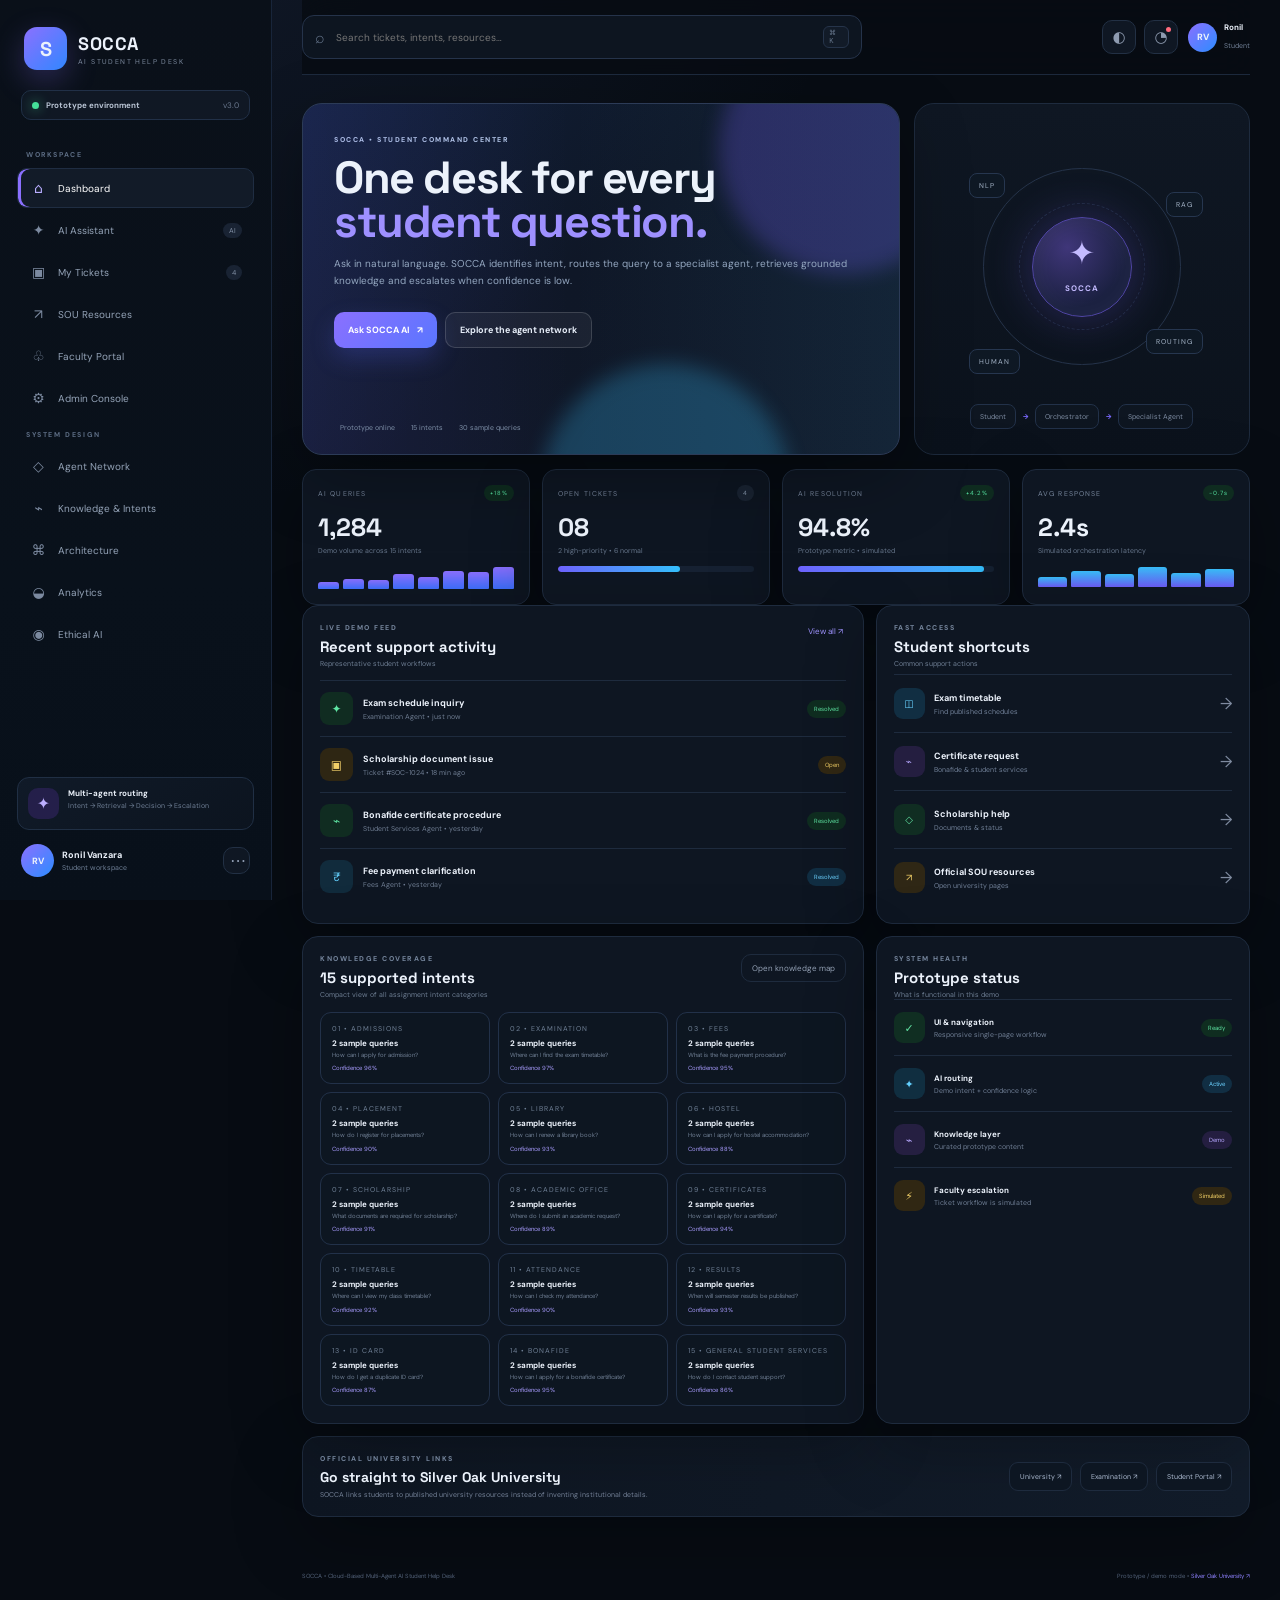
<file: index.html>
<!doctype html>
<html lang="en">
<head>
<meta charset="utf-8">
<meta name="viewport" content="width=device-width,initial-scale=1,viewport-fit=cover">
<meta name="theme-color" content="#08111f">
<meta name="description" content="SOCCA — Cloud-Based Multi-Agent AI Student Help Desk prototype for Silver Oak College of Computer Application.">
<title>SOCCA — AI Student Help Desk</title>
<link rel="preconnect" href="https://fonts.googleapis.com">
<link rel="preconnect" href="https://fonts.gstatic.com" crossorigin>
<link href="https://fonts.googleapis.com/css2?family=DM+Sans:wght@400;500;600;700&family=Space+Grotesk:wght@500;600;700&display=swap" rel="stylesheet">
<link rel="stylesheet" href="style.css">
</head>
<body>
<div id="toast" class="toast" role="status" aria-live="polite"></div>
<div id="modal" class="modal hidden" aria-hidden="true"><div class="modal-backdrop" data-close></div><div class="modal-card" id="modalCard"></div></div>
<div class="app" id="app">
  <aside class="sidebar" id="sidebar">
    <div class="brand-row">
      <div class="brand-mark"><span>S</span></div>
      <div><div class="brand-name">SOCCA</div><div class="brand-sub">AI STUDENT HELP DESK</div></div>
    </div>
    <div class="env-pill"><span class="pulse"></span><b>Prototype environment</b><span>v3.0</span></div>
    <div class="side-label">WORKSPACE</div>
    <nav id="sideNav">
      <button class="nav-btn active" data-page="dashboard"><i>⌂</i><span>Dashboard</span></button>
      <button class="nav-btn" data-page="assistant"><i>✦</i><span>AI Assistant</span><em>AI</em></button>
      <button class="nav-btn" data-page="tickets"><i>▣</i><span>My Tickets</span><em>4</em></button>
      <button class="nav-btn" data-page="resources"><i>↗</i><span>SOU Resources</span></button>
      <button class="nav-btn" data-page="faculty"><i>♧</i><span>Faculty Portal</span></button>
      <button class="nav-btn" data-page="admin"><i>⚙</i><span>Admin Console</span></button>
      <div class="side-label">SYSTEM DESIGN</div>
      <button class="nav-btn" data-page="agents"><i>◇</i><span>Agent Network</span></button>
      <button class="nav-btn" data-page="knowledge"><i>⌁</i><span>Knowledge & Intents</span></button>
      <button class="nav-btn" data-page="architecture"><i>⌘</i><span>Architecture</span></button>
      <button class="nav-btn" data-page="analytics"><i>◒</i><span>Analytics</span></button>
      <button class="nav-btn" data-page="ethics"><i>◉</i><span>Ethical AI</span></button>
    </nav>
    <div class="sidebar-bottom">
      <div class="routing-mini"><div class="routing-orb">✦</div><div><b>Multi-agent routing</b><small>Intent → Retrieval → Decision → Escalation</small></div></div>
      <div class="profile-mini"><div class="avatar">RV</div><div><b>Ronil Vanzara</b><small>Student workspace</small></div><button class="mini-ghost" id="accountBtn">⋯</button></div>
    </div>
  </aside>

  <main class="main">
    <header class="topbar">
      <button class="icon-btn mobile-only" id="menuBtn" aria-label="Open menu">☰</button>
      <div class="global-search"><span>⌕</span><input id="globalSearch" placeholder="Search tickets, intents, resources…" autocomplete="off"><kbd>⌘ K</kbd></div>
      <div class="top-actions"><button class="icon-btn" id="themeBtn" title="Toggle theme">◐</button><button class="icon-btn" id="notifyBtn" title="Notifications">◔<b class="notif-dot"></b></button><div class="desktop-profile"><div class="avatar small">RV</div><div><b>Ronil</b><small>Student</small></div></div></div>
    </header>

    <div class="pages">
      <section class="page active" id="page-dashboard">
        <div class="hero-grid">
          <div class="hero-card">
            <div class="hero-glow g1"></div><div class="hero-glow g2"></div>
            <div class="eyebrow light">SOCCA • STUDENT COMMAND CENTER</div>
            <h1>One desk for every<br><span>student question.</span></h1>
            <p>Ask in natural language. SOCCA identifies intent, routes the query to a specialist agent, retrieves grounded knowledge and escalates when confidence is low.</p>
            <div class="hero-actions"><button class="btn primary light-btn" data-go="assistant">Ask SOCCA AI <span>↗</span></button><button class="btn glass-btn" data-go="agents">Explore the agent network</button></div>
            <div class="hero-meta"><span><i class="dot green"></i>Prototype online</span><span>15 intents</span><span>30 sample queries</span></div>
          </div>
          <div class="hero-orchestration">
            <div class="orbit-card"><div class="orbit-ring ring-a"></div><div class="orbit-ring ring-b"></div><div class="orbit-core">✦<small>SOCCA</small></div><span class="orbit-node n-a">NLP</span><span class="orbit-node n-b">RAG</span><span class="orbit-node n-c">ROUTING</span><span class="orbit-node n-d">HUMAN</span></div>
            <div class="mini-flow"><span>Student</span><b>→</b><span>Orchestrator</span><b>→</b><span>Specialist Agent</span></div>
          </div>
        </div>

        <div class="metric-grid">
          <article class="metric-card"><div class="metric-label">AI QUERIES <span class="trend positive">+18%</span></div><strong>1,284</strong><p>Demo volume across 15 intents</p><div class="sparkline" aria-hidden="true"><i style="height:28%"></i><i style="height:42%"></i><i style="height:36%"></i><i style="height:63%"></i><i style="height:52%"></i><i style="height:76%"></i><i style="height:69%"></i><i style="height:92%"></i></div></article>
          <article class="metric-card"><div class="metric-label">OPEN TICKETS <span class="trend neutral">4</span></div><strong>08</strong><p>2 high-priority • 6 normal</p><div class="meter"><span style="width:62%"></span></div></article>
          <article class="metric-card"><div class="metric-label">AI RESOLUTION <span class="trend positive">+4.2%</span></div><strong>94.8%</strong><p>Prototype metric • simulated</p><div class="meter"><span style="width:94.8%"></span></div></article>
          <article class="metric-card"><div class="metric-label">AVG RESPONSE <span class="trend positive">−0.7s</span></div><strong>2.4s</strong><p>Simulated orchestration latency</p><div class="latency-bars"><i></i><i></i><i></i><i></i><i></i><i></i></div></article>
        </div>

        <div class="section-grid two-col">
          <article class="panel activity-panel"><div class="panel-head"><div><div class="panel-kicker">LIVE DEMO FEED</div><h2>Recent support activity</h2><p>Representative student workflows</p></div><button class="text-btn" data-go="tickets">View all ↗</button></div><div class="activity-list" id="activityList"></div></article>
          <article class="panel spotlight-panel"><div class="panel-head"><div><div class="panel-kicker">FAST ACCESS</div><h2>Student shortcuts</h2><p>Common support actions</p></div></div><button class="shortcut" data-question="Where can I find the exam timetable?"><span class="shortcut-icon blue">◫</span><span><b>Exam timetable</b><small>Find published schedules</small></span><em>→</em></button><button class="shortcut" data-question="How can I apply for a bonafide certificate?"><span class="shortcut-icon violet">⌁</span><span><b>Certificate request</b><small>Bonafide & student services</small></span><em>→</em></button><button class="shortcut" data-question="What documents are required for scholarship?"><span class="shortcut-icon green">◇</span><span><b>Scholarship help</b><small>Documents & status</small></span><em>→</em></button><button class="shortcut" data-go="resources"><span class="shortcut-icon amber">↗</span><span><b>Official SOU resources</b><small>Open university pages</small></span><em>→</em></button></article>
        </div>

        <div class="section-grid two-col lower">
          <article class="panel coverage-panel"><div class="panel-head"><div><div class="panel-kicker">KNOWLEDGE COVERAGE</div><h2>15 supported intents</h2><p>Compact view of all assignment intent categories</p></div><button class="chip-btn" data-go="knowledge">Open knowledge map</button></div><div class="coverage-grid" id="coverageGrid"></div></article>
          <article class="panel system-panel"><div class="panel-head"><div><div class="panel-kicker">SYSTEM HEALTH</div><h2>Prototype status</h2><p>What is functional in this demo</p></div></div><div class="health-row"><span class="health-icon green">✓</span><div><b>UI & navigation</b><small>Responsive single-page workflow</small></div><span class="status-badge green">Ready</span></div><div class="health-row"><span class="health-icon blue">✦</span><div><b>AI routing</b><small>Demo intent + confidence logic</small></div><span class="status-badge blue">Active</span></div><div class="health-row"><span class="health-icon violet">⌁</span><div><b>Knowledge layer</b><small>Curated prototype content</small></div><span class="status-badge violet">Demo</span></div><div class="health-row"><span class="health-icon amber">⚡</span><div><b>Faculty escalation</b><small>Ticket workflow is simulated</small></div><span class="status-badge amber">Simulated</span></div></article>
        </div>

        <div class="panel official-strip"><div><div class="panel-kicker">OFFICIAL UNIVERSITY LINKS</div><h2>Go straight to Silver Oak University</h2><p>SOCCA links students to published university resources instead of inventing institutional details.</p></div><div class="official-actions"><a class="official-link" href="https://silveroakuni.ac.in/" target="_blank" rel="noopener">University ↗</a><a class="official-link" href="https://silveroakuni.ac.in/exam" target="_blank" rel="noopener">Examination ↗</a><a class="official-link" href="https://studentportal.silveroakuni.ac.in/UMSStudents/login.aspx" target="_blank" rel="noopener">Student Portal ↗</a></div></div>
      </section>

      <section class="page" id="page-assistant"><div class="page-title"><div><div class="eyebrow">NATURAL LANGUAGE SUPPORT</div><h1>AI Student Assistant</h1><p>See the complete demo reasoning trace — query → intent → entities → agent → knowledge → decision.</p></div><span class="state-chip"><i class="dot green"></i> Prototype AI Flow</span></div>
        <div class="assistant-grid"><article class="panel chat-panel"><div class="chat-head"><div class="bot-avatar">✦</div><div><b>SOCCA Assistant</b><small>Grounded prototype • escalation enabled</small></div><button class="text-btn" id="clearChat">Clear</button></div><div class="messages" id="messages"></div><div class="suggestion-row" id="suggestions"></div><div class="composer"><textarea id="chatInput" rows="1" placeholder="Ask a student-support question…"></textarea><button id="sendChat" class="send-btn">Send <span>↗</span></button></div><div class="composer-note">Demo note: answers are mapped to curated prototype data and official resource links. No live university backend is connected.</div></article>
          <aside class="panel trace-panel"><div class="panel-head"><div><div class="panel-kicker">ORCHESTRATION TRACE</div><h2>How SOCCA routes a query</h2></div></div><div class="pipeline" id="pipeline"><div class="pipe-step" data-key="input"><span>01</span><b>Query intake</b><small>Capture natural language</small></div><div class="pipe-step" data-key="intent"><span>02</span><b>Intent recognition</b><small>Classify student need</small></div><div class="pipe-step" data-key="entities"><span>03</span><b>Entity extraction</b><small>Semester, date, document…</small></div><div class="pipe-step" data-key="route"><span>04</span><b>Specialist routing</b><small>Select an agent</small></div><div class="pipe-step" data-key="knowledge"><span>05</span><b>Knowledge retrieval</b><small>Use grounded content</small></div><div class="pipe-step" data-key="decision"><span>06</span><b>Confidence decision</b><small>Answer or escalate</small></div></div><div class="result-card" id="resultCard"><div class="result-empty">Ask a question to populate the orchestration trace.</div></div></aside></div>
      </section>

      <section class="page" id="page-tickets"><div class="page-title"><div><div class="eyebrow">STUDENT SUPPORT</div><h1>My Tickets</h1><p>Track escalations and see exactly where a request is routed.</p></div><button class="btn primary" id="newTicketBtn">+ Create ticket</button></div><div class="mini-stat-grid"><div class="mini-stat"><span>Open</span><b id="openCount">4</b></div><div class="mini-stat"><span>Faculty review</span><b>2</b></div><div class="mini-stat"><span>Resolved</span><b>4</b></div><div class="mini-stat"><span>Avg response</span><b>1.9d</b></div></div><article class="panel table-panel"><div class="table-tools"><div class="tabs" id="ticketTabs"><button class="active" data-filter="all">All</button><button data-filter="open">Open</button><button data-filter="review">Faculty review</button><button data-filter="resolved">Resolved</button></div><div class="table-search"><span>⌕</span><input id="ticketSearch" placeholder="Search ticket ID or issue…"></div></div><div class="table-scroll"><table><thead><tr><th>Ticket</th><th>Issue</th><th>Department</th><th>Priority</th><th>Updated</th><th>Status</th><th></th></tr></thead><tbody id="ticketBody"></tbody></table></div></article></section>

      <section class="page" id="page-resources"><div class="page-title"><div><div class="eyebrow">SILVER OAK UNIVERSITY</div><h1>Official SOU Resources</h1><p>Useful university pages surfaced inside SOCCA. Links open the official source.</p></div><a class="btn secondary" href="https://silveroakuni.ac.in/" target="_blank" rel="noopener">Open University ↗</a></div><div class="resource-grid"><article class="resource-card featured"><div class="resource-top"><span class="resource-icon blue">▣</span><span class="source-tag">Official source</span></div><h3>Examination & exam services</h3><p>Examination management, results, revaluation, student portal and certificate-related services.</p><a href="https://silveroakuni.ac.in/exam" target="_blank" rel="noopener">Open examination page ↗</a></article><article class="resource-card"><div class="resource-top"><span class="resource-icon violet">◫</span><span class="source-tag">Official source</span></div><h3>Student Portal</h3><p>University portal for student login and academic/student workflows.</p><a href="https://studentportal.silveroakuni.ac.in/UMSStudents/login.aspx" target="_blank" rel="noopener">Open student portal ↗</a></article><article class="resource-card"><div class="resource-top"><span class="resource-icon green">?</span><span class="source-tag">Official source</span></div><h3>Frequently Asked Questions</h3><p>Admissions, hostel, fee payment and other common university questions.</p><a href="https://silveroakuni.ac.in/frequently-asked-questions" target="_blank" rel="noopener">Open FAQ ↗</a></article><article class="resource-card"><div class="resource-top"><span class="resource-icon amber">◇</span><span class="source-tag">Official PDF</span></div><h3>University Scholarship Policy</h3><p>Published scholarship and financial-assistance process, documentation and review flow.</p><a href="https://silveroakuni.ac.in/upload/pdf/SOU_Scholarship_Policy.pdf" target="_blank" rel="noopener">Open policy PDF ↗</a></article><article class="resource-card"><div class="resource-top"><span class="resource-icon blue">▤</span><span class="source-tag">Official source</span></div><h3>Exam timetable archive</h3><p>Searchable archive for older examination schedules and timetable records.</p><a href="https://silveroakuni.ac.in/exam-timetable/archive" target="_blank" rel="noopener">Open timetable archive ↗</a></article><article class="resource-card"><div class="resource-top"><span class="resource-icon violet">✦</span><span class="source-tag">Official source</span></div><h3>University homepage</h3><p>Admissions, circulars, colleges, student resources and university updates.</p><a href="https://silveroakuni.ac.in/" target="_blank" rel="noopener">Open silveroakuni.ac.in ↗</a></article></div></section>

      <section class="page" id="page-faculty"><div class="page-title"><div><div class="eyebrow">HUMAN-IN-THE-LOOP</div><h1>Faculty Portal</h1><p>Faculty receives escalated tickets, sends verified responses and proposes knowledge-base updates.</p></div><span class="state-chip"><i class="dot amber"></i> 4 items need review</span></div><article class="panel table-panel"><div class="panel-head"><div><div class="panel-kicker">ESCALATED REQUESTS</div><h2>Faculty response queue</h2></div><span class="chip-btn">Department routing</span></div><div class="table-scroll"><table><thead><tr><th>Ticket</th><th>Student issue</th><th>Department</th><th>Priority</th><th></th></tr></thead><tbody id="facultyBody"></tbody></table></div></article><div class="section-grid two-col lower"><article class="panel"><div class="panel-head"><div><div class="panel-kicker">RESPONSE POLICY</div><h2>Verified answer workflow</h2></div></div><div class="policy-step"><span>01</span><div><b>Review the original query</b><small>Understand the student request and extracted entities.</small></div></div><div class="policy-step"><span>02</span><div><b>Send an authoritative response</b><small>Use approved institutional information or request clarification.</small></div></div><div class="policy-step"><span>03</span><div><b>Suggest a KB update</b><small>Admin review is required before publishing new knowledge.</small></div></div></article><article class="panel"><div class="panel-head"><div><div class="panel-kicker">SERVICE LEVEL VIEW</div><h2>Faculty queue health</h2></div></div><div class="queue-health"><div><b>2</b><span>High priority</span></div><div><b>4</b><span>Waiting on review</span></div><div><b>6</b><span>Normal</span></div></div><div class="progress-list"><label><span>Response readiness</span><b>78%</b></label><div class="meter"><span style="width:78%"></span></div><label><span>Queue coverage</span><b>86%</b></label><div class="meter"><span style="width:86%"></span></div></div></article></div></section>

      <section class="page" id="page-admin"><div class="page-title"><div><div class="eyebrow">GOVERNANCE & CONTROL</div><h1>Admin Console</h1><p>Manage users, approvals, routing rules and the verified knowledge lifecycle.</p></div><button class="btn primary" id="refreshAdmin">Refresh checks</button></div><div class="admin-grid"><article class="admin-card"><span class="admin-icon violet">⌁</span><b>Knowledge approvals</b><strong>5</strong><small>Pending admin review</small><button data-go="knowledge">Review queue →</button></article><article class="admin-card"><span class="admin-icon blue">◇</span><b>Active agents</b><strong>8 / 8</strong><small>All demo agents ready</small><button data-go="agents">Open network →</button></article><article class="admin-card"><span class="admin-icon green">✓</span><b>Access control</b><strong>RBAC</strong><small>Student • Faculty • Admin</small><button id="rbacBtn">View roles →</button></article><article class="admin-card"><span class="admin-icon amber">⚡</span><b>Audit events</b><strong>128</strong><small>Demo log entries</small><button id="auditBtn">View audit →</button></article></div><article class="panel approval-panel"><div class="panel-head"><div><div class="panel-kicker">KNOWLEDGE GOVERNANCE</div><h2>Approval queue</h2><p>Only approved faculty contributions should become production knowledge.</p></div></div><div id="approvalList" class="approval-list"></div></article></section>

      <section class="page" id="page-agents"><div class="page-title"><div><div class="eyebrow">MULTI-AGENT SYSTEM</div><h1>Agent Network</h1><p>Eight specialist agents cooperate through a central orchestration flow.</p></div><span class="state-chip"><i class="dot green"></i> 8 agents active</span></div><div class="agent-map"><div class="map-center"><div class="core-pulse">✦</div><b>AI Orchestrator</b><small>Route • coordinate • decide</small></div><div class="map-branch branch-top">Intent + Entities</div><div class="map-branch branch-left">Knowledge + Retrieval</div><div class="map-branch branch-right">Tickets + Faculty</div><div class="map-branch branch-bottom">Notifications + Learning</div></div><div class="agent-grid" id="agentGrid"></div></section>

      <section class="page" id="page-knowledge"><div class="page-title"><div><div class="eyebrow">GROUNDING LAYER</div><h1>Knowledge & Intents</h1><p>Assignment-aligned intent coverage with sample questions, entities and a demo confidence signal.</p></div><div class="title-actions"><span class="state-chip">15 intents • 30 queries</span><div class="table-search compact"><span>⌕</span><input id="intentSearch" placeholder="Filter intents…"></div></div></div><article class="panel table-panel"><div class="table-scroll"><table><thead><tr><th>Intent</th><th>Sample queries</th><th>Response behavior</th><th>Confidence</th><th>Entities</th></tr></thead><tbody id="intentBody"></tbody></table></div></article></section>

      <section class="page" id="page-architecture"><div class="page-title"><div><div class="eyebrow">SYSTEM DESIGN</div><h1>Architecture</h1><p>Presentation-ready view of how the prototype maps to the cloud-based assignment design.</p></div></div><article class="panel arch-panel"><div class="arch-flow"><div class="arch-node student"><span>01</span><b>Student Portal</b><small>Web / mobile UI</small></div><div class="arch-arrow">→</div><div class="arch-node orchestrator"><span>02</span><b>AI Orchestrator</b><small>Intent • entities • decision</small></div><div class="arch-arrow">→</div><div class="arch-node agents"><span>03</span><b>Specialist Agents</b><small>Academic • Exam • Fees • Services</small></div></div><div class="arch-down">↓</div><div class="arch-row"><div class="arch-node"><span>04</span><b>RAG / Knowledge Base</b><small>Verified institutional content</small></div><div class="arch-node"><span>05</span><b>Ticket + Faculty Routing</b><small>Escalation + human oversight</small></div><div class="arch-node"><span>06</span><b>Notifications</b><small>Student / faculty updates</small></div></div><div class="cloud-map"><div class="cloud-title">AWS production mapping</div><div class="aws-grid"><div><b>Amazon EC2</b><span>Backend hosting</span></div><div><b>Amazon S3</b><span>Document/object storage</span></div><div><b>Amazon RDS</b><span>Relational data</span></div><div><b>Amazon Cognito</b><span>Authentication</span></div><div><b>AWS IAM</b><span>Least-privilege access</span></div><div><b>Amazon CloudWatch</b><span>Monitoring & logs</span></div></div><small class="arch-note">Prototype note: GitHub Pages hosts the frontend demo; AWS services above describe the planned production architecture.</small></div></article></section>

      <section class="page" id="page-analytics"><div class="page-title"><div><div class="eyebrow">OPERATIONS VIEW</div><h1>Analytics</h1><p>Demo telemetry for query volume, routing and agent workload.</p></div><span class="state-chip">Simulated metrics</span></div><div class="section-grid two-col"><article class="panel chart-panel"><div class="panel-head"><div><div class="panel-kicker">QUERY VOLUME</div><h2>Queries across the week</h2></div></div><div class="bar-chart" id="queryChart"></div></article><article class="panel"><div class="panel-head"><div><div class="panel-kicker">AGENT WORKLOAD</div><h2>Routing distribution</h2></div></div><div class="workload" id="workload"></div></article></div><div class="section-grid two-col lower"><article class="panel"><div class="panel-head"><div><div class="panel-kicker">DECISION QUALITY</div><h2>Confidence buckets</h2></div></div><div class="confidence-meter"><div><span>High confidence</span><b>68%</b><i><em style="width:68%"></em></i></div><div><span>Review zone</span><b>21%</b><i><em style="width:21%"></em></i></div><div><span>Escalation</span><b>11%</b><i><em style="width:11%"></em></i></div></div></article><article class="panel"><div class="panel-head"><div><div class="panel-kicker">USER JOURNEY</div><h2>From question to resolution</h2></div></div><div class="journey"><span>Ask</span><i>→</i><span>Classify</span><i>→</i><span>Retrieve</span><i>→</i><span>Resolve</span></div></article></div></section>

      <section class="page" id="page-ethics"><div class="page-title"><div><div class="eyebrow">TRUST BY DESIGN</div><h1>Ethical AI</h1><p>Controls explicitly built into the SOCCA concept for safe institutional use.</p></div></div><div class="ethics-grid" id="ethicsGrid"></div></section>
    </div>
    <footer class="footer"><span>SOCCA • Cloud-Based Multi-Agent AI Student Help Desk</span><span>Prototype / demo mode • <a href="https://silveroakuni.ac.in/" target="_blank" rel="noopener">Silver Oak University ↗</a></span></footer>
  </main>
</div>
<script src="script.js"></script>
</body>
</html>
</file>
<file: style.css>
:root{--bg:#070c13;--panel:#0e1622;--panel2:#121c2a;--line:#1e2b3e;--text:#ecf2fb;--muted:#8190a7;--muted2:#5f6e84;--accent:#8b70ff;--accent2:#38bdf8;--green:#45df99;--amber:#f4c95d;--red:#ff6b7d;--shadow:0 22px 70px rgba(0,0,0,.28);--radius:16px;--max:1540px}
*{box-sizing:border-box}html{scroll-behavior:smooth}body{margin:0;background:radial-gradient(circle at 15% -10%,rgba(70,95,160,.16),transparent 32%),var(--bg);color:var(--text);font-family:'DM Sans',system-ui,-apple-system,sans-serif}body.light{--bg:#eef3f9;--panel:#fff;--panel2:#f6f8fc;--line:#dfe6ef;--text:#152131;--muted:#6f7e91;--muted2:#8c9aae;--shadow:0 18px 46px rgba(48,68,96,.10);background:var(--bg)}
button,input,textarea,select{font:inherit}button,a{cursor:pointer}a{text-decoration:none;color:inherit}.hidden{display:none!important}.app{min-height:100vh}.sidebar{position:fixed;z-index:30;left:0;top:0;bottom:0;width:272px;padding:23px 17px;background:linear-gradient(180deg,#0a1019,#09111b 65%,#08101a);border-right:1px solid #18253a;display:flex;flex-direction:column}.brand-row{display:flex;align-items:center;gap:11px;padding:4px 7px 20px}.brand-mark{width:43px;height:43px;border-radius:13px;background:linear-gradient(135deg,#8b70ff,#3187ff);display:grid;place-items:center;box-shadow:0 10px 30px rgba(139,112,255,.26)}.brand-mark span{font:700 20px 'Space Grotesk'}.brand-name{font:700 18px 'Space Grotesk';letter-spacing:.5px}.brand-sub{font-size:7px;color:#7c899d;letter-spacing:1.4px;margin-top:2px}.env-pill{display:flex;align-items:center;gap:7px;margin:0 4px 18px;padding:9px 10px;border:1px solid #213047;background:#101824;border-radius:10px;font-size:8px;color:#93a1b5}.env-pill b{font-size:8px;color:#b9c4d4}.env-pill>span:last-child{margin-left:auto;color:#69778d}.pulse,.dot{display:inline-block;border-radius:999px}.pulse{width:7px;height:7px;background:var(--green);box-shadow:0 0 12px rgba(69,223,153,.65)}.side-label{font-size:7px;color:#5d6d84;letter-spacing:1.6px;font-weight:700;margin:12px 9px 7px}.nav-btn{width:100%;border:1px solid transparent;background:transparent;color:#94a3b7;display:flex;align-items:center;gap:10px;text-align:left;padding:10px 11px;border-radius:10px;margin:2px 0;font-size:10px}.nav-btn i{width:19px;text-align:center;font-style:normal;font-size:14px;color:#7c8aa0}.nav-btn em{margin-left:auto;font-style:normal;font-size:7px;padding:3px 6px;border-radius:999px;background:#192333;color:#8391a6}.nav-btn:hover,.nav-btn.active{background:#121b28;color:#fff;border-color:#1f2d42}.nav-btn.active{box-shadow:inset 3px 0 0 var(--accent)}.nav-btn.active i{color:#b8adff}.sidebar-bottom{margin-top:auto}.routing-mini{display:flex;gap:9px;padding:10px;border:1px solid #202f44;background:linear-gradient(145deg,#101a28,#0c141f);border-radius:12px}.routing-orb{width:31px;height:31px;display:grid;place-items:center;border-radius:10px;background:#241f4a;color:#bcaeff}.routing-mini b{display:block;font-size:8px}.routing-mini small{display:block;margin-top:3px;color:#6e7e94;font-size:7px;line-height:1.4}.profile-mini{display:flex;align-items:center;gap:8px;padding:14px 4px 0}.profile-mini b{display:block;font-size:9px}.profile-mini small{display:block;margin-top:2px;color:#708097;font-size:7px}.avatar{width:33px;height:33px;border-radius:50%;display:grid;place-items:center;background:linear-gradient(135deg,#8b70ff,#2c8dff);font-size:9px;font-weight:800}.avatar.small{width:29px;height:29px}.mini-ghost,.icon-btn{border:1px solid #223044;background:#0f1723;color:#8e9bb0;border-radius:10px}.mini-ghost{margin-left:auto;width:27px;height:27px}.main{margin-left:272px;min-height:100vh;max-width:calc(100vw - 272px);padding:0 30px 30px}.topbar{height:75px;display:flex;align-items:center;gap:15px;position:sticky;top:0;z-index:20;background:rgba(7,12,19,.86);border-bottom:1px solid #1c293c;backdrop-filter:blur(16px)}body.light .topbar{background:rgba(238,243,249,.86);border-color:var(--line)}.global-search{width:min(560px,62vw);display:flex;align-items:center;gap:9px;border:1px solid #25334a;background:#0d1520;padding:10px 12px;border-radius:12px;color:#65748a}.global-search input{width:100%;border:0;outline:0;background:transparent;color:var(--text);font-size:10px}.global-search kbd{border:1px solid #26344a;background:#121b28;border-radius:6px;padding:2px 5px;color:#66758b;font-size:7px}.top-actions{margin-left:auto;display:flex;align-items:center;gap:8px}.icon-btn{width:34px;height:34px;font-size:15px;position:relative}.notif-dot{position:absolute;right:6px;top:6px;width:5px;height:5px;border-radius:50%;background:var(--red)}.desktop-profile{display:flex;align-items:center;gap:7px;margin-left:2px}.desktop-profile b{font-size:8px;display:block}.desktop-profile small{font-size:7px;color:#728096}.mobile-only{display:none}.pages{max-width:var(--max);margin:0 auto}.page{display:none;padding:28px 0}.page.active{display:block}.eyebrow,.panel-kicker{font-size:7px;letter-spacing:1.5px;font-weight:800;color:#74849b}.eyebrow.light{color:#b1c5e4}.page-title{display:flex;align-items:flex-start;justify-content:space-between;gap:20px;margin-bottom:20px}.page-title h1{font:700 30px 'Space Grotesk';margin:7px 0 6px;letter-spacing:-.7px}.page-title p{margin:0;color:var(--muted);font-size:10px;line-height:1.55;max-width:760px}.state-chip,.chip-btn{display:inline-flex;align-items:center;gap:7px;padding:8px 10px;border-radius:999px;border:1px solid var(--line);background:var(--panel2);font-size:8px;color:#93a0b4;white-space:nowrap}.chip-btn{border-radius:10px;background:transparent}.state-chip .dot{width:6px;height:6px}.dot.green{background:var(--green)}.dot.amber{background:var(--amber)}.dot.blue{background:var(--accent2)}.hero-grid{display:grid;grid-template-columns:1.28fr .72fr;gap:14px}.hero-card{position:relative;overflow:hidden;min-height:352px;padding:31px;border:1px solid #2c3b57;border-radius:20px;background:linear-gradient(135deg,#10203a 0%,#0f1727 46%,#111827 100%);box-shadow:var(--shadow)}.hero-card:after{content:'';position:absolute;inset:0;background:linear-gradient(90deg,rgba(118,90,255,.10),transparent 45%,rgba(56,189,248,.08));pointer-events:none}.hero-glow{position:absolute;width:250px;height:250px;border-radius:50%;filter:blur(10px);opacity:.25}.hero-glow.g1{right:-70px;top:-80px;background:#7c5cff}.hero-glow.g2{left:40%;bottom:-160px;background:#38bdf8}.hero-card h1{position:relative;z-index:1;margin:12px 0 11px;font:700 45px/.98 'Space Grotesk';letter-spacing:-1.4px}.hero-card h1 span{color:#9e90ff}.hero-card p{position:relative;z-index:1;max-width:700px;color:#94a7c0;font-size:10px;line-height:1.7}.hero-actions{position:relative;z-index:1;display:flex;gap:8px;margin-top:23px}.btn{border:0;border-radius:10px;padding:11px 14px;font-weight:700;font-size:9px;display:inline-flex;align-items:center;justify-content:center;gap:7px}.btn.primary{background:linear-gradient(135deg,#8b70ff,#5976ff);color:#fff;box-shadow:0 10px 24px rgba(91,102,255,.23)}.btn.secondary{border:1px solid var(--line);background:var(--panel2);color:var(--text)}.light-btn{background:#fff;color:#101522}.glass-btn{background:rgba(255,255,255,.05);border:1px solid rgba(255,255,255,.15);color:#e8effa}.hero-meta{position:absolute;left:31px;bottom:22px;display:flex;gap:16px;color:#7e8fa7;font-size:7px;z-index:1}.hero-meta span{display:flex;align-items:center;gap:6px}.hero-orchestration{border:1px solid var(--line);border-radius:20px;background:linear-gradient(180deg,#0f1723,#0b121c);padding:18px;display:flex;flex-direction:column;justify-content:center;align-items:center}.orbit-card{width:min(92%,390px);aspect-ratio:1/1;position:relative;display:grid;place-items:center}.orbit-ring{position:absolute;border:1px solid #25334a;border-radius:50%;inset:14%}.ring-b{inset:27%;border-style:dashed;opacity:.7}.orbit-core{position:relative;z-index:2;width:100px;height:100px;border-radius:50%;display:grid;place-items:center;background:radial-gradient(circle at 35% 30%,#3f3679,#1a2040 65%);border:1px solid #5146a7;box-shadow:0 0 45px rgba(124,92,255,.28),inset 0 0 28px rgba(255,255,255,.04);font-size:32px;color:#c4bbff}.orbit-core small{font:700 8px 'DM Sans';letter-spacing:1px;margin-top:-28px;color:#c4bbff}.orbit-node{position:absolute;padding:7px 9px;border:1px solid #26364f;background:#0e1824;border-radius:8px;color:#a5b4c8;font-size:7px;letter-spacing:.9px}.n-a{top:16%;left:9%}.n-b{top:23%;right:6%}.n-c{bottom:18%;right:6%}.n-d{bottom:11%;left:9%}.mini-flow{margin-top:0;display:flex;align-items:center;gap:7px;font-size:7px;color:#7e8ca2}.mini-flow span{padding:7px 9px;border:1px solid #223149;border-radius:8px;background:#0e1621}.mini-flow b{color:#7b69ff}.metric-grid{display:grid;grid-template-columns:repeat(4,1fr);gap:12px;margin-top:14px}.metric-card,.mini-stat{border:1px solid var(--line);background:var(--panel);border-radius:14px;box-shadow:var(--shadow);padding:15px}.metric-label{font-size:7px;color:#75849a;letter-spacing:1.1px;display:flex;align-items:center;justify-content:space-between}.trend{padding:4px 6px;border-radius:999px;font-size:6px}.trend.positive{color:#56e4a2;background:#0f2c20}.trend.neutral{color:#94a4ba;background:#1a2433}.metric-card strong{display:block;font:700 25px 'Space Grotesk';margin:10px 0 3px}.metric-card p{margin:0;color:#67768b;font-size:7px}.sparkline{display:flex;gap:4px;align-items:flex-end;height:24px;margin-top:10px}.sparkline i{display:block;flex:1;background:linear-gradient(180deg,#8b70ff,#3f70ff);border-radius:3px 3px 1px 1px}.meter{height:6px;background:#172233;border-radius:999px;overflow:hidden;margin-top:11px}.meter span{height:100%;display:block;border-radius:999px;background:linear-gradient(90deg,#6f63ff,#35c2ff)}.latency-bars{display:flex;gap:4px;height:23px;align-items:flex-end;margin-top:9px}.latency-bars i{display:block;flex:1;border-radius:3px 3px 1px 1px;background:linear-gradient(180deg,#38bdf8,#6c5df7)}.latency-bars i:nth-child(1){height:45%}.latency-bars i:nth-child(2){height:70%}.latency-bars i:nth-child(3){height:55%}.latency-bars i:nth-child(4){height:88%}.latency-bars i:nth-child(5){height:62%}.latency-bars i:nth-child(6){height:78%}.section-grid{display:grid;gap:12px}.two-col{grid-template-columns:1.32fr .88fr}.lower{margin-top:12px}.panel{border:1px solid var(--line);background:var(--panel);border-radius:16px;padding:17px;box-shadow:var(--shadow)}.panel-head{display:flex;align-items:flex-start;justify-content:space-between;gap:12px}.panel-head h2{margin:5px 0 3px;font:700 15px 'Space Grotesk'}.panel-head p{margin:0;color:#6f7f94;font-size:7px}.text-btn{border:0;background:transparent;color:#9f93ff;font-size:8px;padding:3px}.activity-list{margin-top:12px}.activity-item{display:flex;align-items:center;gap:10px;padding:11px 0;border-top:1px solid var(--line)}.activity-icon{width:33px;height:33px;border-radius:9px;display:grid;place-items:center;font-size:12px;flex:0 0 auto}.activity-icon.violet{background:#211c42;color:#b8a8ff}.activity-icon.green{background:#102c21;color:#5fe6a4}.activity-icon.blue{background:#112b3c;color:#64d2ff}.activity-icon.amber{background:#2e2613;color:#f1cf68}.activity-item .main-info{flex:1}.activity-item b{display:block;font-size:9px}.activity-item small{display:block;margin-top:3px;font-size:7px;color:#6f7d92}.status-badge{font-size:6px;padding:5px 7px;border-radius:999px;white-space:nowrap}.status-badge.green{background:#0f2d20;color:#5fe6a4}.status-badge.blue{background:#112e43;color:#6bd1ff}.status-badge.violet{background:#241e40;color:#b6a7ff}.status-badge.amber{background:#302713;color:#f2cf65}.shortcut{width:100%;display:flex;align-items:center;gap:9px;border:0;border-top:1px solid var(--line);background:transparent;color:var(--text);padding:13px 0;text-align:left}.shortcut:first-of-type{margin-top:6px}.shortcut-icon{width:31px;height:31px;border-radius:9px;display:grid;place-items:center;font-size:10px}.shortcut-icon.blue{background:#112e42;color:#69d1ff}.shortcut-icon.violet{background:#241e40;color:#b7a8ff}.shortcut-icon.green{background:#102d22;color:#60e0a2}.shortcut-icon.amber{background:#2f2715;color:#eac964}.shortcut span:nth-child(2){flex:1}.shortcut b{display:block;font-size:9px}.shortcut small{display:block;margin-top:3px;color:#718098;font-size:7px}.shortcut em{font-style:normal;color:#7f8ba0}.coverage-grid{display:grid;grid-template-columns:repeat(3,1fr);gap:8px;margin-top:13px}.coverage-item{border:1px solid #223149;background:#0d1621;border-radius:11px;padding:11px;min-width:0}.coverage-index{font-size:7px;color:#708096;letter-spacing:1px}.coverage-name{font-size:8px;font-weight:700;margin:5px 0 3px}.coverage-q{font-size:6px;color:#718096;line-height:1.4}.coverage-conf{font-size:6px;color:#a99cff;margin-top:5px}.health-row{display:grid;grid-template-columns:31px 1fr auto;align-items:center;gap:9px;border-top:1px solid var(--line);padding:12px 0}.health-icon{width:31px;height:31px;border-radius:9px;display:grid;place-items:center;font-size:11px}.health-icon.green{background:#102e22;color:#62e3a4}.health-icon.blue{background:#102e40;color:#63d0ff}.health-icon.violet{background:#251f41;color:#b8a8ff}.health-icon.amber{background:#302713;color:#f1cf68}.health-row b{display:block;font-size:8px}.health-row small{display:block;color:#707f95;font-size:7px;margin-top:3px}.official-strip{margin-top:12px;display:flex;align-items:center;justify-content:space-between;gap:20px;background:linear-gradient(90deg,var(--panel),var(--panel2))}.official-strip h2{margin:5px 0 4px;font:700 14px 'Space Grotesk'}.official-strip p{margin:0;color:#748197;font-size:7px}.official-actions{display:flex;gap:8px;flex-wrap:wrap}.official-link{padding:9px 10px;border:1px solid var(--line);background:#0d1622;border-radius:9px;font-size:7px;color:#acbad0}.assistant-grid{display:grid;grid-template-columns:1.22fr .78fr;gap:13px}.chat-panel{display:flex;flex-direction:column;min-height:650px}.chat-head{display:flex;align-items:center;gap:9px;padding-bottom:12px;border-bottom:1px solid var(--line)}.bot-avatar{width:34px;height:34px;display:grid;place-items:center;border-radius:11px;background:linear-gradient(135deg,#8b70ff,#4775ff);box-shadow:0 8px 20px rgba(91,99,255,.25)}.chat-head b{font-size:9px}.chat-head small{display:block;margin-top:3px;font-size:7px;color:#738197}.chat-head .text-btn{margin-left:auto}.messages{padding:15px 2px;flex:1;overflow:auto;display:flex;flex-direction:column;gap:9px;min-height:390px}.bubble{max-width:82%;padding:10px 11px;border-radius:12px;font-size:9px;line-height:1.5;border:1px solid var(--line)}.bubble.user{align-self:flex-end;background:#1e2140;border-color:#403c73}.bubble.ai{align-self:flex-start;background:#0d1722}.bubble .meta{margin-top:6px;color:#697990;font-size:6px}.suggestion-row{display:flex;flex-wrap:wrap;gap:6px;border-top:1px solid var(--line);padding:10px 0}.suggestion-pill{border:1px solid var(--line);background:#0d1621;color:#91a0b5;border-radius:999px;padding:7px 9px;font-size:6px}.composer{display:flex;gap:7px;padding-top:8px}.composer textarea{flex:1;resize:none;border:1px solid #26364d;background:#0b141f;color:var(--text);outline:0;border-radius:11px;padding:11px;font-size:9px;min-height:46px}.send-btn{width:82px;border:0;border-radius:11px;background:linear-gradient(135deg,#8b70ff,#4b78ff);color:#fff;font-weight:700;font-size:8px}.composer-note{margin-top:7px;color:#5f6f86;font-size:6px;line-height:1.5}.trace-panel{display:flex;flex-direction:column}.pipeline{display:grid;gap:7px;margin-top:12px}.pipe-step{display:grid;grid-template-columns:28px 1fr;column-gap:8px;align-items:center;padding:10px;border:1px solid var(--line);background:#0c1520;border-radius:10px;transition:.2s}.pipe-step span{grid-row:span 2;width:25px;height:25px;display:grid;place-items:center;border-radius:8px;background:#162237;color:#73839a;font-size:7px}.pipe-step b{font-size:8px}.pipe-step small{font-size:6px;color:#6e7d93;margin-top:2px}.pipe-step.active{border-color:#5145a2;background:#17162b}.pipe-step.active span{background:#2b2554;color:#b7aaff}.result-card{margin-top:auto;padding:12px;border:1px solid #29384f;background:#0d1622;border-radius:11px;min-height:145px}.result-empty{color:#65748a;font-size:8px;line-height:1.5}.result-card h3{font:700 12px 'Space Grotesk';margin:7px 0}.result-grid{display:grid;grid-template-columns:1fr 1fr;gap:7px;margin-top:9px}.result-item{border:1px solid var(--line);padding:8px;border-radius:8px;background:#0a131e}.result-item span{display:block;color:#66758c;font-size:6px;letter-spacing:1px}.result-item b{display:block;margin-top:4px;font-size:7px;line-height:1.3}.mini-stat-grid{display:grid;grid-template-columns:repeat(4,1fr);gap:10px;margin-bottom:12px}.mini-stat span{font-size:7px;color:#6f7f95}.mini-stat b{display:block;margin-top:5px;font:700 21px 'Space Grotesk'}.table-panel{overflow:hidden}.table-tools{display:flex;align-items:center;justify-content:space-between;gap:10px;margin-bottom:11px}.tabs{display:flex;gap:4px}.tabs button{border:1px solid transparent;background:transparent;color:#7d8ba0;border-radius:8px;padding:7px 9px;font-size:7px}.tabs button.active{background:#19152d;color:#b7a8ff;border-color:#3b3272}.table-search{display:flex;align-items:center;gap:7px;border:1px solid var(--line);background:#0d1621;padding:8px 10px;border-radius:9px;width:245px;color:#69798f}.table-search.compact{width:210px}.table-search input{width:100%;border:0;outline:0;background:transparent;color:var(--text);font-size:7px}.table-scroll{overflow:auto}.table-scroll table{width:100%;border-collapse:collapse;min-width:760px}.table-scroll th,.table-scroll td{text-align:left;border-top:1px solid var(--line);padding:11px 7px;font-size:7px;vertical-align:middle}.table-scroll th{color:#64748a;font-weight:700;font-size:6px;letter-spacing:1px;text-transform:uppercase}.table-scroll td b{font-size:7px}.table-scroll td small{display:block;color:#68778c;font-size:6px;margin-top:3px;line-height:1.35}.priority{font-size:6px;padding:4px 6px;border-radius:999px}.priority.high{background:#3a2026;color:#ff9daa}.priority.medium{background:#302a17;color:#f2d36b}.priority.low{background:#143025;color:#66e0a4}.row-action{border:1px solid var(--line);background:transparent;color:#9e91ff;border-radius:7px;padding:5px 7px;font-size:6px}.resource-grid{display:grid;grid-template-columns:repeat(3,1fr);gap:12px}.resource-card{border:1px solid var(--line);background:var(--panel);border-radius:16px;padding:16px;min-height:205px;display:flex;flex-direction:column;box-shadow:var(--shadow)}.resource-card.featured{background:linear-gradient(145deg,#111d2d,#0f1723);border-color:#2b3e5c}.resource-top{display:flex;justify-content:space-between;align-items:center}.resource-icon{width:34px;height:34px;display:grid;place-items:center;border-radius:10px;font-size:11px}.resource-icon.blue{background:#112d41;color:#62d0ff}.resource-icon.violet{background:#252041;color:#baaaff}.resource-icon.green{background:#102d22;color:#61e5a3}.resource-icon.amber{background:#302714;color:#efd069}.source-tag{font-size:6px;color:#718199;padding:5px 7px;border:1px solid var(--line);border-radius:999px}.resource-card h3{font:700 13px 'Space Grotesk';margin:13px 0 7px}.resource-card p{color:#738196;font-size:8px;line-height:1.5;margin:0}.resource-card a{margin-top:auto;padding-top:15px;color:#a99cff;font-size:7px}.policy-step{display:flex;gap:9px;border-top:1px solid var(--line);padding:12px 0}.policy-step span{width:25px;height:25px;display:grid;place-items:center;background:#182338;border-radius:8px;color:#8e9db1;font-size:7px}.policy-step b{display:block;font-size:8px}.policy-step small{display:block;margin-top:3px;color:#718097;font-size:7px;line-height:1.4}.queue-health{display:grid;grid-template-columns:repeat(3,1fr);gap:7px;margin-top:12px}.queue-health div{padding:10px;border:1px solid var(--line);background:#0c1521;border-radius:10px}.queue-health b{display:block;font:700 19px 'Space Grotesk'}.queue-health span{display:block;margin-top:4px;color:#708097;font-size:6px}.progress-list{margin-top:13px}.progress-list label{display:flex;justify-content:space-between;color:#738197;font-size:7px;margin:10px 0 5px}.progress-list b{color:#9d91ff}.admin-grid{display:grid;grid-template-columns:repeat(4,1fr);gap:11px}.admin-card{border:1px solid var(--line);background:var(--panel);border-radius:15px;padding:15px;box-shadow:var(--shadow)}.admin-icon{width:34px;height:34px;display:grid;place-items:center;border-radius:10px;margin-bottom:10px}.admin-icon.violet{background:#251f41;color:#bbaaff}.admin-icon.blue{background:#112d41;color:#63d1ff}.admin-icon.green{background:#102e22;color:#62e1a2}.admin-icon.amber{background:#302713;color:#efd16c}.admin-card>b{display:block;font-size:8px}.admin-card strong{display:block;font:700 24px 'Space Grotesk';margin:8px 0 2px}.admin-card small{display:block;color:#6d7c91;font-size:6px}.admin-card button{border:0;background:transparent;color:#9d91ff;font-size:7px;padding:10px 0 0}.approval-list{margin-top:8px}.approval-item{display:flex;align-items:center;justify-content:space-between;gap:12px;padding:11px 0;border-top:1px solid var(--line)}.approval-item b{display:block;font-size:8px}.approval-item small{display:block;margin-top:3px;color:#6f7e93;font-size:6px}.approval-actions{display:flex;gap:5px}.mini-btn{border:1px solid var(--line);background:#0c1520;color:#a3b0c1;border-radius:7px;padding:6px 8px;font-size:6px}.mini-btn.approve{color:#61e4a2}.agent-map{position:relative;height:410px;border:1px solid var(--line);background:radial-gradient(circle at 50% 50%,rgba(126,93,255,.12),transparent 27%),#0c141f;border-radius:18px;overflow:hidden;margin-bottom:13px}.agent-map:before,.agent-map:after{content:'';position:absolute;inset:50% 16% auto;height:1px;background:linear-gradient(90deg,transparent,#374968,transparent);opacity:.75}.agent-map:after{inset:16% auto 16% 50%;width:1px;height:auto}.map-center{position:absolute;left:50%;top:50%;transform:translate(-50%,-50%);width:170px;text-align:center;z-index:3}.core-pulse{width:88px;height:88px;border-radius:50%;display:grid;place-items:center;margin:0 auto 11px;background:radial-gradient(circle,#342d73,#161d3c);border:1px solid #5d50b5;color:#c2b6ff;font-size:29px;box-shadow:0 0 40px rgba(120,91,255,.27)}.map-center b{display:block;font:700 12px 'Space Grotesk'}.map-center small{display:block;margin-top:4px;color:#708097;font-size:7px}.map-branch{position:absolute;padding:9px 11px;border:1px solid #273750;background:#0f1925;border-radius:9px;color:#aab8c9;font-size:7px}.branch-top{left:50%;top:34px;transform:translateX(-50%)}.branch-bottom{left:50%;bottom:34px;transform:translateX(-50%)}.branch-left{left:35px;top:50%;transform:translateY(-50%)}.branch-right{right:35px;top:50%;transform:translateY(-50%)}.agent-grid{display:grid;grid-template-columns:repeat(4,1fr);gap:10px}.agent-card{border:1px solid var(--line);background:var(--panel);border-radius:13px;padding:14px;min-height:160px}.agent-card .agent-num{font-size:6px;color:#736be1;letter-spacing:1px}.agent-card h3{font:700 11px 'Space Grotesk';margin:9px 0 5px}.agent-card p{font-size:7px;color:#718096;line-height:1.45;min-height:48px}.agent-card footer{display:flex;justify-content:space-between;gap:6px;padding-top:9px;border-top:1px solid var(--line);font-size:6px;color:#6d7c92}.agent-card footer b{color:#61e4a2}.title-actions{display:flex;align-items:center;gap:7px}.arch-panel{padding:22px}.arch-flow{display:grid;grid-template-columns:1fr 45px 1.2fr 45px 1fr;align-items:center}.arch-node{border:1px solid #27384f;background:#0d1722;border-radius:12px;padding:15px;min-height:98px}.arch-node span{display:block;color:#7e8ca1;font-size:6px;letter-spacing:1px}.arch-node b{display:block;font:700 12px 'Space Grotesk';margin-top:7px}.arch-node small{display:block;color:#708098;font-size:7px;margin-top:4px;line-height:1.4}.arch-node.orchestrator{background:linear-gradient(145deg,#221c3f,#14192a);border-color:#4f438f}.arch-arrow{text-align:center;color:#7366e8;font-size:21px}.arch-down{text-align:center;color:#7366e8;font-size:20px;padding:10px 0}.arch-row{display:grid;grid-template-columns:repeat(3,1fr);gap:9px}.cloud-map{margin-top:16px;padding:16px;border:1px solid var(--line);background:#0b141f;border-radius:14px}.cloud-title{font:700 11px 'Space Grotesk';margin-bottom:10px}.aws-grid{display:grid;grid-template-columns:repeat(3,1fr);gap:8px}.aws-grid div{padding:10px;border:1px solid var(--line);border-radius:10px;background:#0e1722}.aws-grid b{display:block;font-size:8px}.aws-grid span{display:block;color:#6f7e94;font-size:6px;margin-top:3px}.arch-note{display:block;margin-top:10px;color:#637289;font-size:6px;line-height:1.45}.bar-chart{height:240px;display:flex;align-items:flex-end;gap:11px;padding:18px 10px 18px}.bar{flex:1;position:relative;min-width:15px;border-radius:8px 8px 3px 3px;background:linear-gradient(180deg,#8b70ff,#3b78ff)}.bar span{position:absolute;top:-14px;left:50%;transform:translateX(-50%);font-size:6px;color:#8f9eb2}.bar small{position:absolute;bottom:-17px;left:50%;transform:translateX(-50%);font-size:6px;color:#65748a}.workload{display:grid;gap:14px;margin-top:15px}.load-row{display:grid;grid-template-columns:120px 1fr 30px;gap:8px;align-items:center}.load-row label{font-size:7px;color:#8190a6}.load-track{height:7px;border-radius:999px;background:#182333;overflow:hidden}.load-track span{display:block;height:100%;border-radius:inherit;background:linear-gradient(90deg,#8b70ff,#38bdf8)}.load-row b{font-size:6px;color:#9d8fff;text-align:right}.confidence-meter{margin-top:14px;display:grid;gap:13px}.confidence-meter div{display:grid;grid-template-columns:1fr auto;gap:5px}.confidence-meter span{font-size:7px;color:#7a899f}.confidence-meter b{font-size:7px;color:#a498ff}.confidence-meter i{grid-column:1 / -1;display:block;height:7px;border-radius:999px;background:#192333;overflow:hidden}.confidence-meter em{display:block;height:100%;border-radius:inherit;background:linear-gradient(90deg,#8b70ff,#38bdf8)}.journey{display:flex;align-items:center;justify-content:space-between;gap:8px;margin-top:21px}.journey span{padding:10px;border:1px solid var(--line);background:#0d1620;border-radius:10px;font-size:7px}.journey i{font-style:normal;color:#7d70e8}.ethics-grid{display:grid;grid-template-columns:repeat(3,1fr);gap:11px}.ethic-card{border:1px solid var(--line);background:var(--panel);border-radius:14px;padding:15px;min-height:175px}.ethic-icon{width:35px;height:35px;border-radius:10px;background:#241e3e;color:#bbaaff;display:grid;place-items:center}.ethic-card h3{font:700 11px 'Space Grotesk';margin:11px 0 6px}.ethic-card p{font-size:7px;color:#718097;line-height:1.5}.ethic-card .control{display:flex;justify-content:space-between;gap:10px;align-items:center;margin-top:13px;color:#8e9caf;font-size:6px}.switch{width:28px;height:15px;border-radius:99px;background:#183827;position:relative}.switch:after{content:'';position:absolute;width:11px;height:11px;top:2px;right:2px;border-radius:50%;background:#5de2a1}.footer{display:flex;justify-content:space-between;gap:10px;max-width:var(--max);margin:12px auto 0;padding:15px 0;color:#536279;font-size:6px}.footer a{color:#8f82ff}.toast{position:fixed;z-index:100;right:20px;bottom:20px;max-width:360px;padding:10px 12px;border:1px solid #30415b;background:#101a26;color:#dfe8f4;border-radius:10px;font-size:7px;box-shadow:var(--shadow);opacity:0;transform:translateY(10px);pointer-events:none;transition:.2s}.toast.show{opacity:1;transform:none}.modal{position:fixed;inset:0;z-index:90;display:grid;place-items:center}.modal-backdrop{position:absolute;inset:0;background:rgba(2,5,9,.68);backdrop-filter:blur(4px)}.modal-card{position:relative;z-index:2;width:min(650px,92vw);max-height:84vh;overflow:auto;border:1px solid #2b3b54;background:#101925;border-radius:16px;padding:18px;box-shadow:var(--shadow)}.modal-close{position:absolute;right:12px;top:12px;width:28px;height:28px;border:1px solid var(--line);background:#15202e;color:#98a7ba;border-radius:8px}.modal-card h2{font:700 15px 'Space Grotesk';margin:0 0 5px}.modal-card p{font-size:8px;color:#718097;line-height:1.5}.modal-form{display:grid;gap:9px;margin-top:12px}.modal-form label{font-size:7px;color:#8491a4}.modal-form input,.modal-form textarea,.modal-form select{width:100%;margin-top:5px;border:1px solid #2a3850;background:#0d1621;color:var(--text);padding:9px;border-radius:8px;outline:0;font-size:8px}.modal-actions{display:flex;justify-content:flex-end;gap:7px;margin-top:12px}.role-buttons{display:grid;gap:7px;margin-top:12px}.role-btn{border:1px solid var(--line);background:#0e1722;color:#9aa9bc;border-radius:9px;padding:10px;text-align:left;font-size:8px}.role-btn.active{border-color:#4e438c;background:#18152d;color:#fff}
body.light .sidebar{background:#fbfcff;border-color:#dfe6ef}body.light .brand-sub,body.light .side-label,body.light .routing-mini small,body.light .profile-mini small{color:#8290a2}body.light .env-pill,body.light .routing-mini,body.light .global-search,body.light .icon-btn,body.light .table-search,body.light .shortcut,body.light .coverage-item,body.light .health-row,body.light .official-link,body.light .resource-card,body.light .admin-card,body.light .approval-item,body.light .agent-card,body.light .arch-node,body.light .cloud-map,body.light .aws-grid div,body.light .pipe-step,body.light .result-card,body.light .result-item,body.light .journey span{background:#f9fbfe}body.light .nav-btn{color:#6c7a8e}body.light .nav-btn:hover,body.light .nav-btn.active{background:#f0f3f9;color:#1d2938;border-color:#dfe6ef}body.light .hero-orchestration{background:#f9fbfe}body.light .hero-card{background:linear-gradient(135deg,#243e6a,#315181);border-color:#3f5e8a}body.light .metric-card,body.light .panel{box-shadow:var(--shadow)}body.light .resource-card.featured{background:linear-gradient(145deg,#eef4fc,#f9fbff)}
@media(max-width:1180px){.sidebar{width:235px}.main{margin-left:235px;max-width:calc(100vw - 235px);padding:0 22px}.hero-grid{grid-template-columns:1fr}.hero-orchestration{min-height:260px}.metric-grid{grid-template-columns:repeat(2,1fr)}.two-col,.assistant-grid{grid-template-columns:1fr}.resource-grid{grid-template-columns:repeat(2,1fr)}.admin-grid{grid-template-columns:repeat(2,1fr)}.agent-grid{grid-template-columns:repeat(3,1fr)}.ethics-grid{grid-template-columns:repeat(2,1fr)}.arch-flow{grid-template-columns:1fr 35px 1fr 35px 1fr}}
@media(max-width:860px){.sidebar{transform:translateX(-100%);transition:.22s}.sidebar.open{transform:none;box-shadow:30px 0 80px rgba(0,0,0,.4)}.main{margin-left:0;max-width:none;padding:0 14px}.mobile-only{display:block}.desktop-profile{display:none}.topbar{height:64px}.global-search{width:auto;flex:1}.global-search kbd{display:none}.page{padding:22px 0}.page-title{display:block}.page-title h1{font-size:25px}.state-chip{margin-top:10px}.title-actions{margin-top:10px;flex-wrap:wrap}.hero-card{min-height:390px}.hero-card h1{font-size:39px}.hero-meta{position:static;margin-top:25px;flex-wrap:wrap}.orbit-card{max-width:290px}.metric-grid{grid-template-columns:1fr 1fr}.coverage-grid{grid-template-columns:repeat(2,1fr)}.official-strip{display:block}.official-actions{margin-top:12px}.mini-stat-grid{grid-template-columns:repeat(2,1fr)}.table-tools{display:block}.table-search{width:100%;margin-top:8px}.assistant-grid{grid-template-columns:1fr}.chat-panel{min-height:610px}.agent-map{height:350px}.agent-grid{grid-template-columns:repeat(2,1fr)}.arch-flow{grid-template-columns:1fr}.arch-arrow{transform:rotate(90deg)}.arch-row{grid-template-columns:1fr}.aws-grid{grid-template-columns:repeat(2,1fr)}.footer{padding-bottom:15px}}
@media(max-width:560px){.metric-grid,.mini-stat-grid{grid-template-columns:1fr 1fr}.hero-card{padding:22px;min-height:455px}.hero-card h1{font-size:32px}.hero-actions{flex-direction:column}.hero-actions .btn{width:100%}.hero-orchestration{min-height:300px}.coverage-grid{grid-template-columns:1fr 1fr;gap:7px}.coverage-item{padding:10px}.coverage-name{font-size:7px}.coverage-q{font-size:6px}.activity-item{padding:10px 0}.resource-grid,.admin-grid,.agent-grid,.ethics-grid{grid-template-columns:1fr}.result-grid{grid-template-columns:1fr}.load-row{grid-template-columns:88px 1fr 28px}.aws-grid{grid-template-columns:1fr 1fr}.journey{flex-wrap:wrap;justify-content:center}.page-title h1{font-size:23px}.top-actions .icon-btn{display:none}.toast{right:10px;bottom:10px;max-width:calc(100vw - 20px)}.footer{display:block;line-height:1.7}}

/* SOCCA V4 — grounded answer cards */
.rich-answer{max-width:760px!important;border:1px solid rgba(116,140,190,.28)!important;background:linear-gradient(145deg,rgba(20,30,47,.98),rgba(13,20,33,.98))!important}
.answer-head{display:flex;justify-content:space-between;gap:12px;align-items:center;margin-bottom:10px}.answer-agent{font-size:11px;text-transform:uppercase;letter-spacing:.12em;opacity:.72}.confidence-chip{font-size:11px;border:1px solid rgba(88,214,154,.3);background:rgba(88,214,154,.09);padding:5px 9px;border-radius:999px;color:#9af0c4}.rich-answer h3{font-size:18px;margin:4px 0 8px}.rich-answer p{line-height:1.65;color:var(--muted);margin:0 0 10px}.rich-answer ol{margin:8px 0 14px;padding-left:20px;color:var(--text)}.rich-answer li{margin:7px 0;color:var(--muted);line-height:1.45}.answer-links{display:flex;flex-wrap:wrap;gap:8px;margin-top:12px}.answer-link{display:inline-flex;align-items:center;gap:5px;text-decoration:none;border:1px solid rgba(105,140,205,.35);background:rgba(60,100,170,.12);padding:9px 12px;border-radius:10px;color:#bcd3ff;font-weight:700;font-size:12px}.answer-link:hover{background:rgba(60,100,170,.2);transform:translateY(-1px)}.answer-note{font-size:11px;line-height:1.5;color:#98a7bb;border-top:1px solid rgba(255,255,255,.07);margin-top:14px;padding-top:10px}.rich-answer .meta{margin-top:10px}
@media(max-width:700px){.rich-answer{max-width:100%!important}.answer-head{align-items:flex-start;flex-direction:column;gap:7px}.answer-links{flex-direction:column}.answer-link{justify-content:center}.rich-answer h3{font-size:16px}}
</file>
